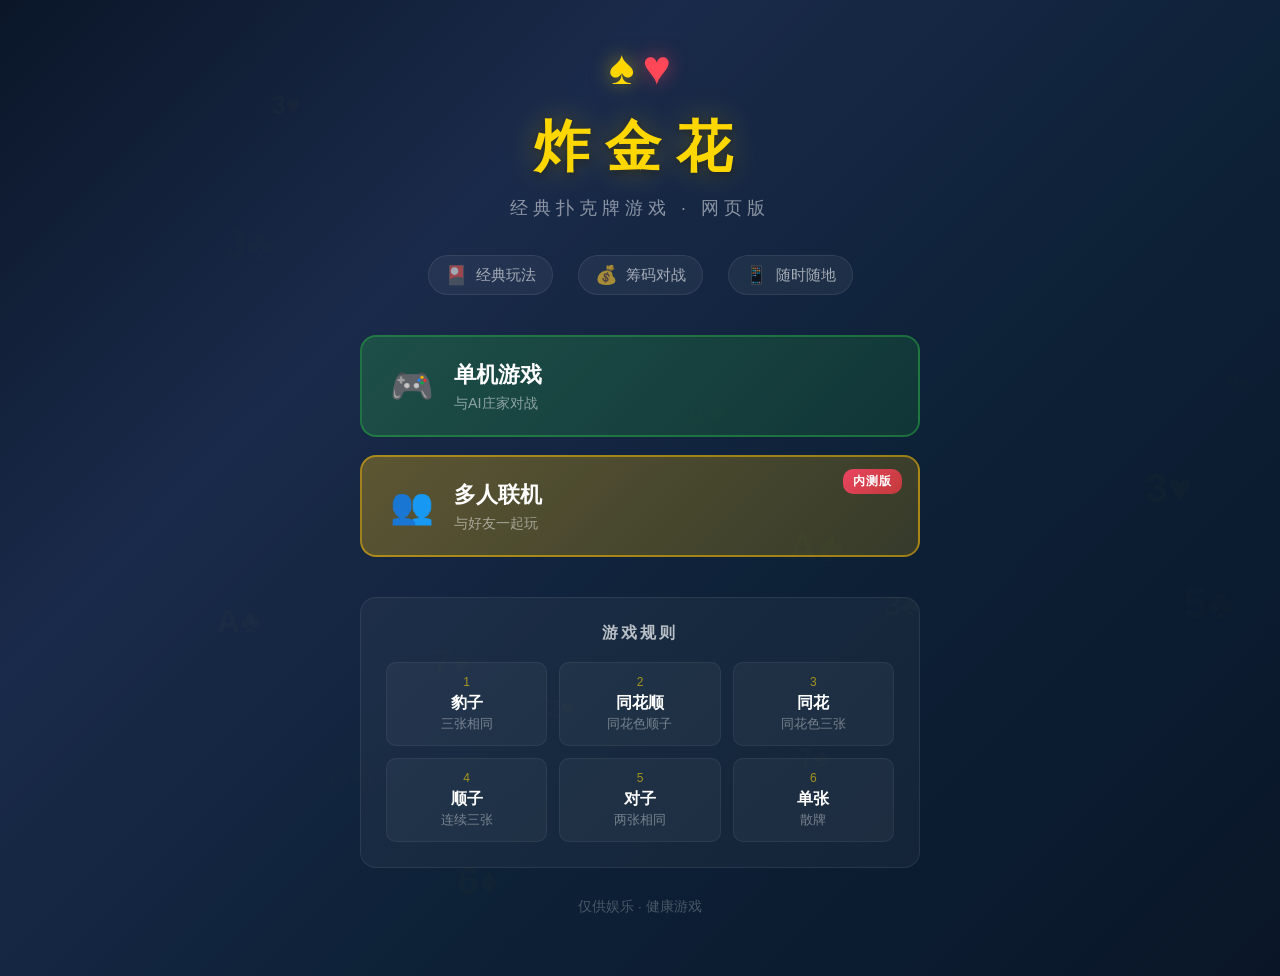
<file: index.html>
<!DOCTYPE html>
<html lang="zh-CN">
<head>
    <meta charset="UTF-8">
    <meta name="viewport" content="width=device-width, initial-scale=1.0">
    <title>炸金花 - 网页版扑克牌游戏</title>
    <link rel="stylesheet" href="landing.css">
</head>
<body>
    <div class="bg-cards" id="bg-cards"></div>
    
    <div class="landing-container">
        <div class="logo-area">
            <div class="card-icon">
                <span class="card-suit">♠</span>
                <span class="card-suit heart">♥</span>
            </div>
            <h1 class="game-title">炸金花</h1>
            <p class="game-subtitle">经典扑克牌游戏 · 网页版</p>
        </div>
        
        <div class="features">
            <div class="feature-item">
                <span class="feature-icon">🎴</span>
                <span>经典玩法</span>
            </div>
            <div class="feature-item">
                <span class="feature-icon">💰</span>
                <span>筹码对战</span>
            </div>
            <div class="feature-item">
                <span class="feature-icon">📱</span>
                <span>随时随地</span>
            </div>
        </div>
        
        <div class="mode-selection">
            <a href="singleplayer.html" class="mode-btn single-player">
                <div class="btn-icon">🎮</div>
                <div class="btn-text">
                    <span class="btn-title">单机游戏</span>
                    <span class="btn-desc">与AI庄家对战</span>
                </div>
            </a>
            
            <a href="multiplayer-login.html" class="mode-btn multi-player">
                <div class="btn-icon">👥</div>
                <div class="btn-text">
                    <span class="btn-title">多人联机</span>
                    <span class="btn-desc">与好友一起玩</span>
                </div>
                <span class="beta-badge">内测版</span>
            </a>
        </div>
        
        <div class="game-rules">
            <h3>游戏规则</h3>
            <div class="rules-grid">
                <div class="rule-card">
                    <div class="rule-rank">1</div>
                    <div class="rule-name">豹子</div>
                    <div class="rule-desc">三张相同</div>
                </div>
                <div class="rule-card">
                    <div class="rule-rank">2</div>
                    <div class="rule-name">同花顺</div>
                    <div class="rule-desc">同花色顺子</div>
                </div>
                <div class="rule-card">
                    <div class="rule-rank">3</div>
                    <div class="rule-name">同花</div>
                    <div class="rule-desc">同花色三张</div>
                </div>
                <div class="rule-card">
                    <div class="rule-rank">4</div>
                    <div class="rule-name">顺子</div>
                    <div class="rule-desc">连续三张</div>
                </div>
                <div class="rule-card">
                    <div class="rule-rank">5</div>
                    <div class="rule-name">对子</div>
                    <div class="rule-desc">两张相同</div>
                </div>
                <div class="rule-card">
                    <div class="rule-rank">6</div>
                    <div class="rule-name">单张</div>
                    <div class="rule-desc">散牌</div>
                </div>
            </div>
        </div>
        
        <footer class="footer">
            <p>仅供娱乐 · 健康游戏</p>
        </footer>
    </div>
    
    <script>
        // 生成背景飘浮的扑克牌
        const suits = ['♠', '♥', '♦', '♣'];
        const values = ['A', '2', '3', '4', '5', '6', '7', '8', '9', '10', 'J', 'Q', 'K'];
        const bgCards = document.getElementById('bg-cards');
        
        for (let i = 0; i < 15; i++) {
            const card = document.createElement('div');
            card.className = 'floating-card';
            card.textContent = values[Math.floor(Math.random() * values.length)] + suits[Math.floor(Math.random() * suits.length)];
            card.style.left = Math.random() * 100 + '%';
            card.style.top = Math.random() * 100 + '%';
            card.style.animationDelay = Math.random() * 5 + 's';
            card.style.animationDuration = (8 + Math.random() * 10) + 's';
            card.style.fontSize = (1.2 + Math.random() * 1.5) + 'em';
            card.style.opacity = 0.06 + Math.random() * 0.08;
            bgCards.appendChild(card);
        }
    </script>
</body>
</html>
</file>
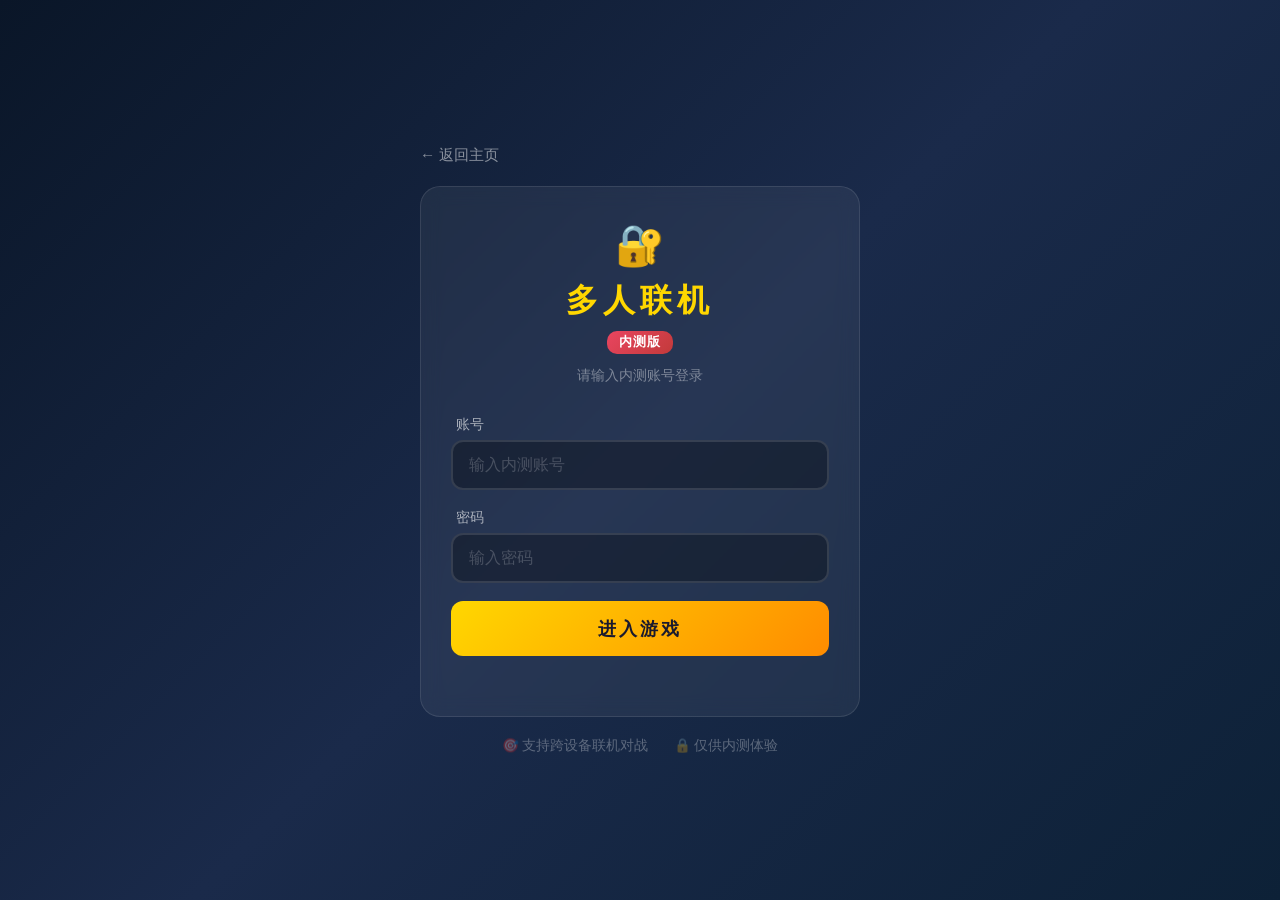
<file: multiplayer-login.html>
<!DOCTYPE html>
<html lang="zh-CN">
<head>
    <meta charset="UTF-8">
    <meta name="viewport" content="width=device-width, initial-scale=1.0">
    <title>炸金花 - 多人联机（内测）</title>
    <link rel="stylesheet" href="login.css">
</head>
<body>
    <div class="login-container">
        <a href="index.html" class="back-btn">&larr; 返回主页</a>
        
        <div class="login-card">
            <div class="login-header">
                <div class="lock-icon">🔐</div>
                <h1>多人联机</h1>
                <span class="beta-tag">内测版</span>
                <p class="login-hint">请输入内测账号登录</p>
            </div>
            
            <form id="login-form" class="login-form">
                <div class="input-group">
                    <label for="username">账号</label>
                    <input type="text" id="username" placeholder="输入内测账号" autocomplete="off">
                </div>
                <div class="input-group">
                    <label for="password">密码</label>
                    <input type="password" id="password" placeholder="输入密码">
                </div>
                <div class="error-msg" id="error-msg"></div>
                <button type="submit" class="login-btn">进入游戏</button>
            </form>
        </div>
        
        <div class="info-bar">
            <span>🎯 支持跨设备联机对战</span>
            <span>🔒 仅供内测体验</span>
        </div>
    </div>
    
    <script>
        const testAccounts = [
            { username: 'player1', password: 'test123', nickname: '玩家一号' },
            { username: 'player2', password: 'test123', nickname: '玩家二号' },
            { username: 'player3', password: 'test123', nickname: '玩家三号' },
            { username: 'player4', password: 'test123', nickname: '玩家四号' },
            { username: 'player5', password: 'test123', nickname: '玩家五号' }
        ];
        
        document.getElementById('login-form').addEventListener('submit', function(e) {
            e.preventDefault();
            const username = document.getElementById('username').value.trim();
            const password = document.getElementById('password').value;
            const errorMsg = document.getElementById('error-msg');
            
            const account = testAccounts.find(a => a.username === username && a.password === password);
            
            if (account) {
                localStorage.setItem('zjh_current_user', JSON.stringify({
                    username: account.username,
                    nickname: account.nickname
                }));
                window.location.href = 'multiplayer.html';
            } else {
                errorMsg.textContent = '账号或密码错误';
                errorMsg.style.display = 'block';
            }
        });
        
        document.getElementById('username').addEventListener('input', () => {
            document.getElementById('error-msg').style.display = 'none';
        });
        document.getElementById('password').addEventListener('input', () => {
            document.getElementById('error-msg').style.display = 'none';
        });
    </script>
</body>
</html>
</file>
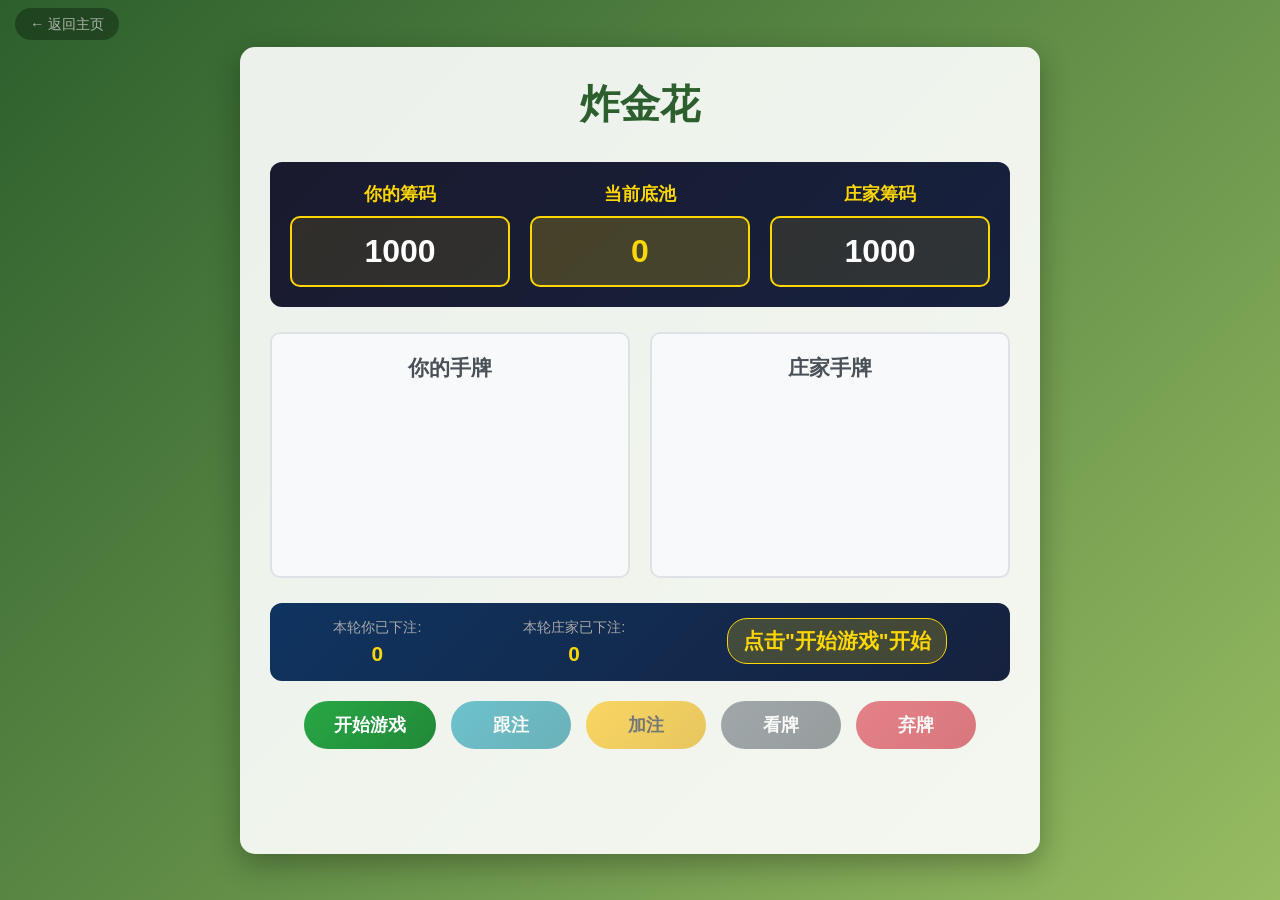
<file: singleplayer.html>
<!DOCTYPE html>
<html lang="zh-CN">
<head>
    <meta charset="UTF-8">
    <meta name="viewport" content="width=device-width, initial-scale=1.0">
    <title>炸金花 - 单机模式</title>
    <link rel="stylesheet" href="style.css">
</head>
<body>
    <div class="back-link">
        <a href="index.html">&larr; 返回主页</a>
    </div>
    <div class="container">
        <h1>炸金花</h1>
        
        <!-- 筹码显示区域 -->
        <div class="chips-area">
            <div class="player-chips">
                <h3>你的筹码</h3>
                <div class="chip-display" id="player-chips">1000</div>
            </div>
            <div class="pot-area">
                <h3>当前底池</h3>
                <div class="pot-display" id="pot-amount">0</div>
            </div>
            <div class="dealer-chips">
                <h3>庄家筹码</h3>
                <div class="chip-display" id="dealer-chips">1000</div>
            </div>
        </div>
        
        <div class="game-area">
            <div class="player-area" id="player-area">
                <h2>你的手牌</h2>
                <div class="cards" id="player-cards"></div>
                <div class="hand-type" id="player-hand-type"></div>
            </div>
            <div class="dealer-area" id="dealer-area">
                <h2>庄家手牌</h2>
                <div class="cards" id="dealer-cards"></div>
                <div class="hand-type" id="dealer-hand-type"></div>
            </div>
        </div>
        
        <!-- 下注状态显示 -->
        <div class="betting-status" id="betting-status">
            <div class="status-item">
                <span>本轮你已下注:</span>
                <span id="player-round-bet">0</span>
            </div>
            <div class="status-item">
                <span>本轮庄家已下注:</span>
                <span id="dealer-round-bet">0</span>
            </div>
            <div class="status-item">
                <span id="turn-indicator">点击"开始游戏"开始</span>
            </div>
        </div>
        
        <!-- 操作按钮区域 -->
        <div class="action-area" id="action-area">
            <button id="start-btn">开始游戏</button>
            <button id="next-btn" style="display:none;">下一局</button>
            <button id="call-btn" disabled>跟注</button>
            <button id="raise-btn" disabled>加注</button>
            <button id="check-btn" disabled>看牌</button>
            <button id="fold-btn" disabled>弃牌</button>
        </div>
        
        <div class="result" id="result"></div>
    </div>
    
    <!-- 加注弹窗 -->
    <div class="modal-overlay" id="raise-modal">
        <div class="modal-content">
            <div class="modal-header">
                <h3>选择加注金额</h3>
                <span class="modal-info">你还需要跟注: <span id="call-amount-display">0</span> 筹码</span>
            </div>
            <div class="modal-body">
                <div class="raise-options">
                    <button class="raise-option-btn" data-amount="20">+20</button>
                    <button class="raise-option-btn" data-amount="50">+50</button>
                    <button class="raise-option-btn" data-amount="100">+100</button>
                    <button class="raise-option-btn" data-amount="200">+200</button>
                </div>
                <div class="raise-custom">
                    <label for="custom-raise">自定义金额:</label>
                    <input type="number" id="custom-raise" min="20" step="10" placeholder="输入金额">
                </div>
                <div class="raise-summary">
                    <span>总计需要: <span id="total-raise-amount">0</span> 筹码</span>
                    <span class="raise-note">（跟注 + 加注）</span>
                </div>
            </div>
            <div class="modal-footer">
                <button id="confirm-raise-btn" class="modal-btn confirm">确认加注</button>
                <button id="cancel-raise-btn" class="modal-btn cancel">取消</button>
            </div>
        </div>
    </div>
    
    <script src="script.js"></script>
</body>
</html>
</file>
<file: landing.css>
* {
    margin: 0;
    padding: 0;
    box-sizing: border-box;
}

body {
    font-family: 'Microsoft YaHei', sans-serif;
    background: linear-gradient(135deg, #0a1628 0%, #1a2a4a 30%, #0d2137 60%, #0a1628 100%);
    min-height: 100vh;
    display: flex;
    justify-content: center;
    align-items: flex-start;
    padding: 20px;
    overflow-x: hidden;
    position: relative;
}

/* 背景飘浮扑克牌 */
.bg-cards {
    position: fixed;
    top: 0;
    left: 0;
    width: 100%;
    height: 100%;
    pointer-events: none;
    z-index: 0;
}

.floating-card {
    position: absolute;
    color: rgba(255, 215, 0, 0.15);
    font-weight: bold;
    animation: floatCard linear infinite;
    user-select: none;
}

@keyframes floatCard {
    0% { transform: translateY(0) rotate(0deg); }
    25% { transform: translateY(-30px) rotate(10deg); }
    50% { transform: translateY(-10px) rotate(-5deg); }
    75% { transform: translateY(-40px) rotate(8deg); }
    100% { transform: translateY(0) rotate(0deg); }
}

/* 主容器 */
.landing-container {
    position: relative;
    z-index: 1;
    max-width: 560px;
    width: 100%;
    text-align: center;
    padding: 20px 0 40px;
}

/* Logo区域 */
.logo-area {
    margin-bottom: 35px;
}

.card-icon {
    display: flex;
    justify-content: center;
    gap: 8px;
    margin-bottom: 15px;
}

.card-icon .card-suit {
    font-size: 3em;
    color: #ffd700;
    text-shadow: 0 0 20px rgba(255, 215, 0, 0.5);
    animation: pulse 2s ease-in-out infinite;
}

.card-icon .card-suit.heart {
    color: #ff4757;
    text-shadow: 0 0 20px rgba(255, 71, 87, 0.5);
    animation-delay: 0.5s;
}

@keyframes pulse {
    0%, 100% { transform: scale(1); }
    50% { transform: scale(1.1); }
}

.game-title {
    font-size: 3.5em;
    color: #ffd700;
    text-shadow: 0 0 30px rgba(255, 215, 0, 0.3), 0 2px 10px rgba(0, 0, 0, 0.5);
    letter-spacing: 15px;
    margin-bottom: 10px;
    font-weight: 900;
}

.game-subtitle {
    color: rgba(255, 255, 255, 0.5);
    font-size: 1.1em;
    letter-spacing: 5px;
}

/* 特性标签 */
.features {
    display: flex;
    justify-content: center;
    gap: 25px;
    margin-bottom: 40px;
    flex-wrap: wrap;
}

.feature-item {
    display: flex;
    align-items: center;
    gap: 8px;
    color: rgba(255, 255, 255, 0.6);
    font-size: 0.95em;
    background: rgba(255, 255, 255, 0.05);
    padding: 8px 16px;
    border-radius: 20px;
    border: 1px solid rgba(255, 255, 255, 0.08);
}

.feature-icon {
    font-size: 1.2em;
}

/* 模式选择按钮 */
.mode-selection {
    display: flex;
    flex-direction: column;
    gap: 18px;
    margin-bottom: 40px;
}

.mode-btn {
    display: flex;
    align-items: center;
    padding: 22px 28px;
    border-radius: 16px;
    text-decoration: none;
    transition: all 0.3s ease;
    position: relative;
    overflow: hidden;
}

.mode-btn::before {
    content: '';
    position: absolute;
    top: 0;
    left: -100%;
    width: 100%;
    height: 100%;
    background: linear-gradient(90deg, transparent, rgba(255, 255, 255, 0.1), transparent);
    transition: left 0.5s;
}

.mode-btn:hover::before {
    left: 100%;
}

.single-player {
    background: linear-gradient(135deg, rgba(40, 167, 69, 0.3), rgba(33, 136, 56, 0.2));
    border: 2px solid rgba(40, 167, 69, 0.5);
}

.single-player:hover {
    background: linear-gradient(135deg, rgba(40, 167, 69, 0.5), rgba(33, 136, 56, 0.35));
    border-color: rgba(40, 167, 69, 0.8);
    transform: translateY(-3px);
    box-shadow: 0 8px 30px rgba(40, 167, 69, 0.3);
}

.multi-player {
    background: linear-gradient(135deg, rgba(255, 193, 7, 0.3), rgba(224, 168, 0, 0.2));
    border: 2px solid rgba(255, 193, 7, 0.5);
}

.multi-player:hover {
    background: linear-gradient(135deg, rgba(255, 193, 7, 0.5), rgba(224, 168, 0, 0.35));
    border-color: rgba(255, 193, 7, 0.8);
    transform: translateY(-3px);
    box-shadow: 0 8px 30px rgba(255, 193, 7, 0.3);
}

.btn-icon {
    font-size: 2.2em;
    margin-right: 20px;
    flex-shrink: 0;
}

.btn-text {
    display: flex;
    flex-direction: column;
    align-items: flex-start;
    text-align: left;
}

.btn-title {
    color: #fff;
    font-size: 1.4em;
    font-weight: bold;
    margin-bottom: 4px;
}

.btn-desc {
    color: rgba(255, 255, 255, 0.5);
    font-size: 0.9em;
}

.beta-badge {
    position: absolute;
    top: 12px;
    right: 16px;
    background: linear-gradient(135deg, #e94560, #c23a3a);
    color: white;
    font-size: 0.75em;
    padding: 4px 10px;
    border-radius: 10px;
    font-weight: bold;
    letter-spacing: 1px;
    animation: badgePulse 2s ease-in-out infinite;
}

@keyframes badgePulse {
    0%, 100% { box-shadow: 0 0 0 0 rgba(233, 69, 96, 0.4); }
    50% { box-shadow: 0 0 0 6px rgba(233, 69, 96, 0); }
}

/* 游戏规则 */
.game-rules {
    background: rgba(255, 255, 255, 0.04);
    border: 1px solid rgba(255, 255, 255, 0.08);
    border-radius: 16px;
    padding: 25px;
    margin-bottom: 30px;
}

.game-rules h3 {
    color: rgba(255, 255, 255, 0.7);
    font-size: 1em;
    margin-bottom: 18px;
    letter-spacing: 3px;
}

.rules-grid {
    display: grid;
    grid-template-columns: repeat(3, 1fr);
    gap: 12px;
}

.rule-card {
    background: rgba(255, 255, 255, 0.04);
    border: 1px solid rgba(255, 255, 255, 0.06);
    border-radius: 10px;
    padding: 12px 8px;
    transition: all 0.3s;
}

.rule-card:hover {
    background: rgba(255, 215, 0, 0.08);
    border-color: rgba(255, 215, 0, 0.2);
}

.rule-rank {
    font-size: 0.75em;
    color: rgba(255, 215, 0, 0.6);
    margin-bottom: 4px;
}

.rule-name {
    color: #fff;
    font-size: 1em;
    font-weight: bold;
    margin-bottom: 2px;
}

.rule-desc {
    color: rgba(255, 255, 255, 0.4);
    font-size: 0.8em;
}

/* 页脚 */
.footer {
    color: rgba(255, 255, 255, 0.25);
    font-size: 0.85em;
}

/* 响应式设计 */
@media (max-width: 600px) {
    .game-title {
        font-size: 2.5em;
        letter-spacing: 10px;
    }
    
    .game-subtitle {
        font-size: 0.95em;
        letter-spacing: 3px;
    }
    
    .features {
        gap: 12px;
        margin-bottom: 30px;
    }
    
    .feature-item {
        font-size: 0.85em;
        padding: 6px 12px;
    }
    
    .mode-btn {
        padding: 18px 20px;
    }
    
    .btn-icon {
        font-size: 1.8em;
        margin-right: 15px;
    }
    
    .btn-title {
        font-size: 1.2em;
    }
    
    .rules-grid {
        grid-template-columns: repeat(2, 1fr);
    }
    
    .card-icon .card-suit {
        font-size: 2.2em;
    }
}

@media (max-width: 380px) {
    .game-title {
        font-size: 2em;
        letter-spacing: 6px;
    }
    
    .features {
        flex-direction: column;
        align-items: center;
    }
    
    .mode-btn {
        padding: 15px 18px;
    }
    
    .btn-icon {
        font-size: 1.5em;
        margin-right: 12px;
    }
    
    .btn-title {
        font-size: 1.1em;
    }
    
    .rules-grid {
        grid-template-columns: repeat(2, 1fr);
    }
}
</file>
<file: login.css>
* {
    margin: 0;
    padding: 0;
    box-sizing: border-box;
}

body {
    font-family: 'Microsoft YaHei', sans-serif;
    background: linear-gradient(135deg, #0a1628 0%, #1a2a4a 50%, #0d2137 100%);
    min-height: 100vh;
    display: flex;
    justify-content: center;
    align-items: center;
    padding: 20px;
}

.login-container {
    max-width: 440px;
    width: 100%;
    position: relative;
}

.back-btn {
    display: inline-block;
    color: rgba(255, 255, 255, 0.5);
    text-decoration: none;
    font-size: 0.95em;
    margin-bottom: 20px;
    transition: color 0.3s;
}

.back-btn:hover {
    color: #ffd700;
}

.login-card {
    background: rgba(255, 255, 255, 0.06);
    border: 1px solid rgba(255, 255, 255, 0.1);
    border-radius: 20px;
    padding: 35px 30px;
    backdrop-filter: blur(10px);
}

.login-header {
    text-align: center;
    margin-bottom: 30px;
}

.lock-icon {
    font-size: 2.5em;
    margin-bottom: 10px;
}

.login-header h1 {
    color: #ffd700;
    font-size: 2em;
    margin-bottom: 8px;
    letter-spacing: 5px;
}

.beta-tag {
    display: inline-block;
    background: linear-gradient(135deg, #e94560, #c23a3a);
    color: white;
    font-size: 0.8em;
    padding: 3px 12px;
    border-radius: 10px;
    font-weight: bold;
    letter-spacing: 1px;
    margin-bottom: 12px;
}

.login-hint {
    color: rgba(255, 255, 255, 0.4);
    font-size: 0.9em;
}

.login-form {
    margin-bottom: 25px;
}

.input-group {
    margin-bottom: 18px;
}

.input-group label {
    display: block;
    color: rgba(255, 255, 255, 0.6);
    font-size: 0.9em;
    margin-bottom: 6px;
    padding-left: 5px;
}

.input-group input {
    width: 100%;
    padding: 14px 16px;
    font-size: 1em;
    border: 2px solid rgba(255, 255, 255, 0.12);
    border-radius: 12px;
    background: rgba(0, 0, 0, 0.3);
    color: white;
    transition: all 0.3s;
    font-family: 'Microsoft YaHei', sans-serif;
}

.input-group input:focus {
    outline: none;
    border-color: rgba(255, 215, 0, 0.5);
    box-shadow: 0 0 15px rgba(255, 215, 0, 0.15);
}

.input-group input::placeholder {
    color: rgba(255, 255, 255, 0.2);
}

.error-msg {
    display: none;
    color: #ff4757;
    font-size: 0.9em;
    text-align: center;
    margin-bottom: 15px;
    padding: 8px;
    background: rgba(255, 71, 87, 0.1);
    border-radius: 8px;
    border: 1px solid rgba(255, 71, 87, 0.2);
}

.login-btn {
    width: 100%;
    padding: 15px;
    font-size: 1.15em;
    font-weight: bold;
    color: #1a1a2e;
    background: linear-gradient(135deg, #ffd700, #ff8c00);
    border: none;
    border-radius: 12px;
    cursor: pointer;
    transition: all 0.3s;
    font-family: 'Microsoft YaHei', sans-serif;
    letter-spacing: 3px;
}

.login-btn:hover {
    transform: translateY(-2px);
    box-shadow: 0 6px 20px rgba(255, 215, 0, 0.4);
}

.login-btn:active {
    transform: translateY(0);
}

/* 内测账号列表 */
.test-accounts {
    border-top: 1px solid rgba(255, 255, 255, 0.08);
    padding-top: 20px;
}

.test-accounts h3 {
    color: rgba(255, 255, 255, 0.4);
    font-size: 0.85em;
    margin-bottom: 12px;
    text-align: center;
    letter-spacing: 2px;
}

.account-list {
    display: flex;
    flex-direction: column;
    gap: 8px;
}

.account-item {
    display: flex;
    justify-content: space-between;
    align-items: center;
    padding: 10px 14px;
    background: rgba(255, 255, 255, 0.03);
    border: 1px solid rgba(255, 255, 255, 0.06);
    border-radius: 10px;
    cursor: pointer;
    transition: all 0.3s;
}

.account-item:hover {
    background: rgba(255, 215, 0, 0.08);
    border-color: rgba(255, 215, 0, 0.2);
}

.acc-name {
    color: rgba(255, 255, 255, 0.8);
    font-size: 0.95em;
}

.acc-info {
    color: rgba(255, 255, 255, 0.3);
    font-size: 0.8em;
    font-family: 'Consolas', monospace;
}

/* 底部信息 */
.info-bar {
    display: flex;
    justify-content: center;
    gap: 25px;
    margin-top: 20px;
    flex-wrap: wrap;
}

.info-bar span {
    color: rgba(255, 255, 255, 0.3);
    font-size: 0.85em;
}

/* 响应式 */
@media (max-width: 480px) {
    .login-card {
        padding: 25px 20px;
    }
    
    .login-header h1 {
        font-size: 1.7em;
    }
    
    .info-bar {
        flex-direction: column;
        align-items: center;
        gap: 8px;
    }
    
    .account-item {
        flex-direction: column;
        gap: 4px;
        text-align: center;
    }
}
</file>
<file: style.css>
* {
    margin: 0;
    padding: 0;
    box-sizing: border-box;
}

.back-link {
    position: fixed;
    top: 15px;
    left: 15px;
    z-index: 10;
}

.back-link a {
    color: rgba(255, 255, 255, 0.6);
    text-decoration: none;
    font-size: 0.9em;
    background: rgba(0, 0, 0, 0.3);
    padding: 8px 15px;
    border-radius: 20px;
    transition: all 0.3s;
}

.back-link a:hover {
    color: #ffd700;
    background: rgba(0, 0, 0, 0.5);
}

body {
    font-family: 'Microsoft YaHei', sans-serif;
    background: linear-gradient(135deg, #2c5f2d, #97bc62);
    min-height: 100vh;
    display: flex;
    justify-content: center;
    align-items: center;
    padding: 20px;
}

.container {
    background: rgba(255, 255, 255, 0.9);
    border-radius: 15px;
    padding: 30px;
    box-shadow: 0 10px 30px rgba(0, 0, 0, 0.3);
    max-width: 800px;
    width: 100%;
    text-align: center;
}

h1 {
    color: #2c5f2d;
    margin-bottom: 30px;
    font-size: 2.5em;
}

/* 筹码显示区域样式 */
.chips-area {
    display: flex;
    justify-content: space-between;
    align-items: center;
    margin-bottom: 25px;
    padding: 20px;
    background: linear-gradient(135deg, #1a1a2e, #16213e);
    border-radius: 12px;
    color: white;
    flex-wrap: wrap;
    gap: 20px;
}

.player-chips, .dealer-chips, .pot-area {
    text-align: center;
    flex: 1;
    min-width: 150px;
}

.chips-area h3 {
    margin-bottom: 10px;
    font-size: 1.1em;
    color: #ffd700;
}

.chip-display, .pot-display {
    font-size: 2em;
    font-weight: bold;
    padding: 15px;
    background: rgba(255, 215, 0, 0.1);
    border: 2px solid #ffd700;
    border-radius: 10px;
    min-width: 120px;
}

.pot-display {
    color: #ffd700;
    background: rgba(255, 215, 0, 0.2);
}

/* 游戏区域 */
.game-area {
    display: flex;
    justify-content: space-between;
    margin-bottom: 25px;
    flex-wrap: wrap;
    gap: 20px;
}

.player-area, .dealer-area {
    background: #f8f9fa;
    border-radius: 10px;
    padding: 20px;
    flex: 1;
    min-width: 300px;
    border: 2px solid #dee2e6;
}

h2 {
    color: #495057;
    margin-bottom: 15px;
    font-size: 1.3em;
}

.cards {
    display: flex;
    justify-content: center;
    gap: 15px;
    min-height: 120px;
    margin-bottom: 15px;
}

.card {
    width: 80px;
    height: 120px;
    background: white;
    border: 2px solid #343a40;
    border-radius: 8px;
    display: flex;
    flex-direction: column;
    justify-content: space-between;
    padding: 5px;
    font-weight: bold;
    box-shadow: 0 3px 10px rgba(0, 0, 0, 0.2);
    position: relative;
}

.card.card-back {
    background: linear-gradient(135deg, #1a1a2e, #16213e);
    border-color: #ffd700;
}

.card.card-back .suit {
    color: #ffd700;
    font-size: 3em;
}

.card .value {
    font-size: 1.5em;
    text-align: left;
}

.card .suit {
    font-size: 2em;
    text-align: center;
    flex-grow: 1;
    display: flex;
    align-items: center;
    justify-content: center;
}

.card .suit.red {
    color: #dc3545;
}

.card .suit.black {
    color: #212529;
}

.card .value-bottom {
    font-size: 1.5em;
    text-align: right;
    transform: rotate(180deg);
}

.hand-type {
    font-size: 1.1em;
    color: #6c757d;
    min-height: 24px;
}

/* 下注状态显示 */
.betting-status {
    background: linear-gradient(135deg, #0f3460, #16213e);
    padding: 15px 20px;
    border-radius: 12px;
    margin-bottom: 20px;
    color: white;
    display: flex;
    justify-content: space-around;
    flex-wrap: wrap;
    gap: 15px;
}

.status-item {
    display: flex;
    flex-direction: column;
    align-items: center;
    gap: 5px;
}

.status-item span:first-child {
    font-size: 0.9em;
    color: #aaa;
}

.status-item span:last-child {
    font-size: 1.3em;
    font-weight: bold;
    color: #ffd700;
}

#turn-indicator {
    background: rgba(255, 215, 0, 0.2);
    padding: 8px 15px;
    border-radius: 20px;
    border: 1px solid #ffd700;
}

/* 操作按钮区域 */
.action-area {
    display: flex;
    justify-content: center;
    gap: 15px;
    margin-bottom: 25px;
    flex-wrap: wrap;
}

.action-area button {
    padding: 12px 30px;
    font-size: 1.1em;
    border: none;
    border-radius: 25px;
    cursor: pointer;
    transition: all 0.3s;
    font-weight: bold;
    min-width: 120px;
}

#start-btn {
    background: linear-gradient(135deg, #28a745, #218838);
    color: white;
}

#start-btn:hover:not(:disabled) {
    transform: translateY(-3px);
    box-shadow: 0 5px 15px rgba(40, 167, 69, 0.4);
}

#call-btn {
    background: linear-gradient(135deg, #17a2b8, #138496);
    color: white;
}

#call-btn:hover:not(:disabled) {
    transform: translateY(-3px);
    box-shadow: 0 5px 15px rgba(23, 162, 184, 0.4);
}

#raise-btn {
    background: linear-gradient(135deg, #ffc107, #e0a800);
    color: #212529;
}

#raise-btn:hover:not(:disabled) {
    transform: translateY(-3px);
    box-shadow: 0 5px 15px rgba(255, 193, 7, 0.4);
}

#check-btn {
    background: linear-gradient(135deg, #6c757d, #5a6268);
    color: white;
}

#check-btn:hover:not(:disabled) {
    transform: translateY(-3px);
    box-shadow: 0 5px 15px rgba(108, 117, 125, 0.4);
}

#fold-btn {
    background: linear-gradient(135deg, #dc3545, #c82333);
    color: white;
}

#fold-btn:hover:not(:disabled) {
    transform: translateY(-3px);
    box-shadow: 0 5px 15px rgba(220, 53, 69, 0.4);
}

.action-area button:disabled {
    background: #6c757d;
    cursor: not-allowed;
    opacity: 0.6;
}

/* 结果显示 */
.result {
    font-size: 1.5em;
    font-weight: bold;
    min-height: 50px;
    padding: 15px;
    border-radius: 8px;
}

.result.win {
    color: #28a745;
    background: #d4edda;
}

.result.lose {
    color: #dc3545;
    background: #f8d7da;
}

.result.tie {
    color: #856404;
    background: #fff3cd;
}

.result.fold-win {
    color: #17a2b8;
    background: #d1ecf1;
}

.result.fold-lose {
    color: #6c757d;
    background: #e2e3e5;
}

/* 加注弹窗样式 */
.modal-overlay {
    display: none;
    position: fixed;
    top: 0;
    left: 0;
    width: 100%;
    height: 100%;
    background: rgba(0, 0, 0, 0.7);
    z-index: 1000;
    justify-content: center;
    align-items: center;
}

.modal-overlay.active {
    display: flex;
}

.modal-content {
    background: linear-gradient(135deg, #1a1a2e, #16213e);
    border-radius: 15px;
    padding: 25px;
    max-width: 400px;
    width: 90%;
    box-shadow: 0 10px 40px rgba(0, 0, 0, 0.5);
    border: 2px solid #ffd700;
}

.modal-header {
    text-align: center;
    margin-bottom: 20px;
    padding-bottom: 15px;
    border-bottom: 1px solid rgba(255, 215, 0, 0.3);
}

.modal-header h3 {
    color: #ffd700;
    font-size: 1.5em;
    margin-bottom: 10px;
}

.modal-info {
    color: #aaa;
    font-size: 0.95em;
}

.modal-info span {
    color: #ffc107;
    font-weight: bold;
}

.modal-body {
    margin-bottom: 20px;
}

.raise-options {
    display: grid;
    grid-template-columns: repeat(2, 1fr);
    gap: 10px;
    margin-bottom: 15px;
}

.raise-option-btn {
    padding: 15px;
    font-size: 1.1em;
    font-weight: bold;
    background: linear-gradient(135deg, #e94560, #c23a3a);
    color: white;
    border: none;
    border-radius: 10px;
    cursor: pointer;
    transition: all 0.3s;
}

.raise-option-btn:hover {
    transform: translateY(-3px);
    box-shadow: 0 5px 15px rgba(233, 69, 96, 0.4);
}

.raise-option-btn.selected {
    background: linear-gradient(135deg, #ffd700, #ff8c00);
    color: #1a1a2e;
    transform: scale(1.05);
}

.raise-custom {
    background: rgba(255, 255, 255, 0.05);
    padding: 15px;
    border-radius: 10px;
    margin-bottom: 15px;
}

.raise-custom label {
    display: block;
    color: #aaa;
    margin-bottom: 8px;
    font-size: 0.9em;
}

.raise-custom input {
    width: 100%;
    padding: 12px;
    font-size: 1.1em;
    border: 2px solid #ffd700;
    border-radius: 8px;
    background: rgba(0, 0, 0, 0.3);
    color: white;
    text-align: center;
}

.raise-custom input:focus {
    outline: none;
    border-color: #ffc107;
    box-shadow: 0 0 10px rgba(255, 215, 0, 0.3);
}

.raise-custom input::placeholder {
    color: #666;
}

.raise-summary {
    text-align: center;
    padding: 15px;
    background: rgba(255, 215, 0, 0.1);
    border-radius: 10px;
    border: 1px solid rgba(255, 215, 0, 0.3);
}

.raise-summary span:first-child {
    color: white;
    font-size: 1.1em;
}

.raise-summary span:last-child {
    display: block;
    color: #888;
    font-size: 0.85em;
    margin-top: 5px;
}

#total-raise-amount {
    color: #ffd700;
    font-weight: bold;
    font-size: 1.3em;
}

.modal-footer {
    display: flex;
    gap: 15px;
    justify-content: center;
}

.modal-btn {
    padding: 12px 30px;
    font-size: 1.1em;
    font-weight: bold;
    border: none;
    border-radius: 25px;
    cursor: pointer;
    transition: all 0.3s;
    min-width: 120px;
}

.modal-btn.confirm {
    background: linear-gradient(135deg, #28a745, #218838);
    color: white;
}

.modal-btn.confirm:hover {
    transform: translateY(-3px);
    box-shadow: 0 5px 15px rgba(40, 167, 69, 0.4);
}

.modal-btn.cancel {
    background: linear-gradient(135deg, #6c757d, #5a6268);
    color: white;
}

.modal-btn.cancel:hover {
    transform: translateY(-3px);
    box-shadow: 0 5px 15px rgba(108, 117, 125, 0.4);
}

/* 响应式设计 */
@media (max-width: 768px) {
    .game-area {
        flex-direction: column;
    }
    
    .cards {
        flex-wrap: wrap;
    }
    
    .card {
        width: 60px;
        height: 90px;
    }
    
    .card .value {
        font-size: 1.2em;
    }
    
    .card .suit {
        font-size: 1.5em;
    }
    
    .card .value-bottom {
        font-size: 1.2em;
    }
    
    .betting-status {
        flex-direction: column;
    }
    
    .action-area button {
        min-width: 100px;
        padding: 10px 20px;
        font-size: 1em;
    }
    
    .modal-content {
        padding: 20px;
    }
    
    .raise-options {
        grid-template-columns: repeat(2, 1fr);
    }
    
    .modal-footer {
        flex-direction: column;
    }
    
    .modal-btn {
        width: 100%;
    }
}
</file>
